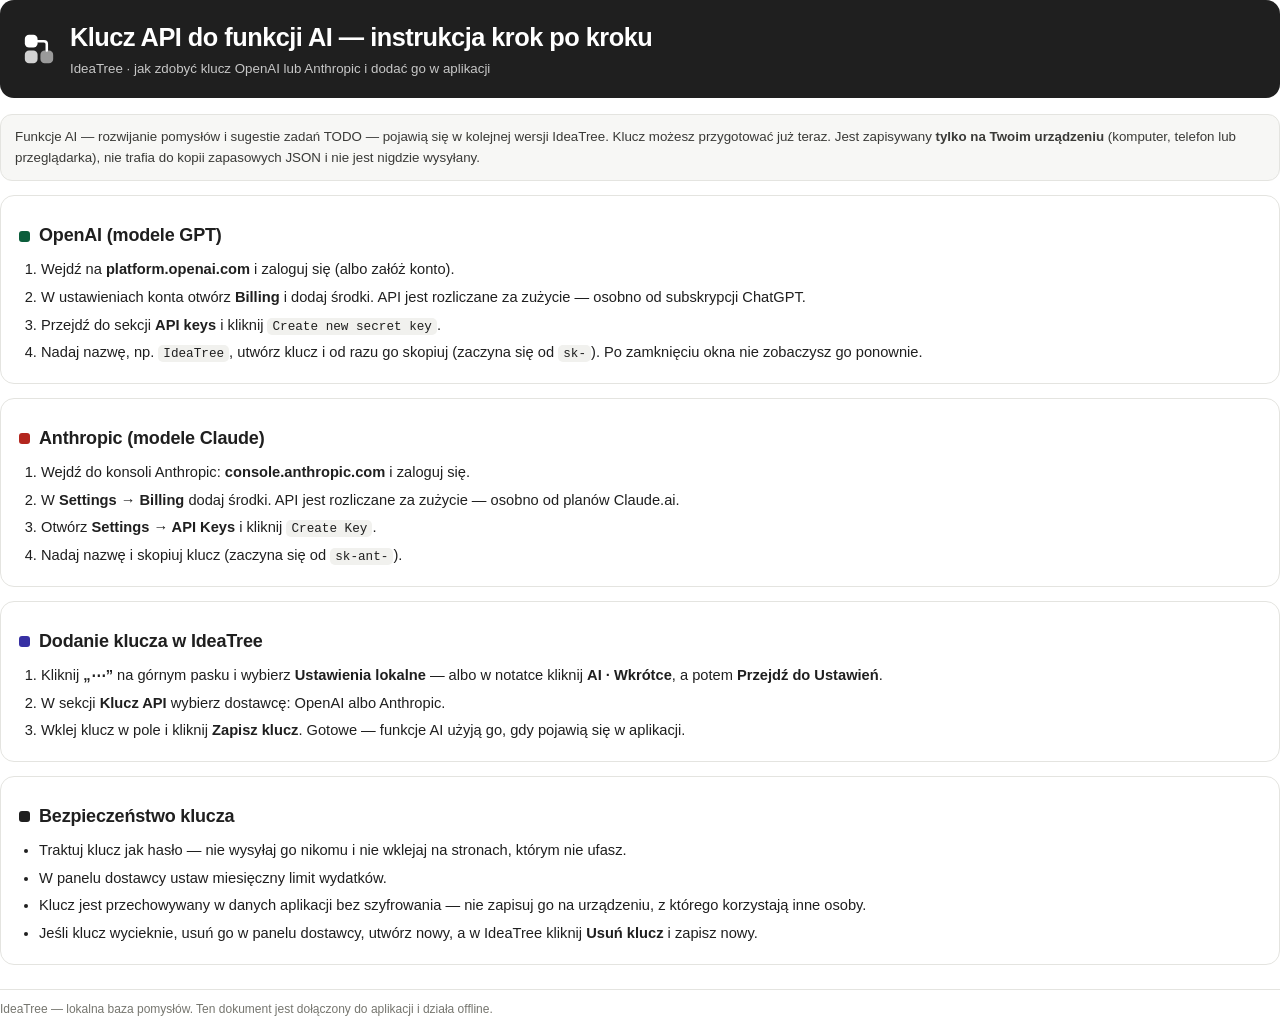
<file: instrukcja-klucz-api.html>
<!doctype html>
<html lang="pl">
  <head>
    <meta charset="utf-8" />
    <title>IdeaTree — instrukcja: klucz API</title>
    <style>
      @page {
        size: A4;
        margin: 18mm 16mm 18mm;
      }
      * {
        box-sizing: border-box;
      }
      body {
        font-family: Inter, 'Segoe UI', sans-serif;
        color: #1f1f1f;
        font-size: 11pt;
        line-height: 1.55;
        margin: 0;
      }
      header {
        background: #1f1f1f;
        color: #fff;
        border-radius: 14px;
        padding: 18px 22px;
        display: flex;
        gap: 14px;
        align-items: center;
      }
      header svg {
        flex: none;
      }
      header h1 {
        margin: 0;
        font-size: 19pt;
        letter-spacing: -0.02em;
      }
      header p {
        margin: 2px 0 0;
        opacity: 0.75;
        font-size: 10pt;
      }
      .note {
        margin: 16px 0 6px;
        padding: 12px 14px;
        border-radius: 12px;
        background: #f7f7f5;
        border: 1px solid #e4e4e0;
        font-size: 10pt;
        color: #3a3a37;
      }
      h2 {
        font-size: 13.5pt;
        margin: 22px 0 8px;
        display: flex;
        align-items: center;
        gap: 9px;
        letter-spacing: -0.01em;
      }
      h2 i {
        width: 11px;
        height: 11px;
        border-radius: 3px;
        display: inline-block;
      }
      ol {
        margin: 0;
        padding-left: 22px;
      }
      li {
        margin: 5px 0;
      }
      code,
      .k {
        font-family: 'JetBrains Mono', Consolas, monospace;
        font-size: 9.5pt;
        background: #f1f1ee;
        border-radius: 5px;
        padding: 1px 5px;
      }
      .card {
        break-inside: avoid;
        border: 1px solid #e4e4e0;
        border-radius: 14px;
        padding: 4px 18px 14px;
        margin-top: 14px;
      }
      ul {
        margin: 0;
        padding-left: 20px;
      }
      footer {
        margin-top: 24px;
        font-size: 9pt;
        color: #76766f;
        border-top: 1px solid #e4e4e0;
        padding-top: 10px;
      }
    </style>
  </head>
  <body>
    <header>
      <svg width="34" height="34" viewBox="0 0 24 24" fill="none" aria-hidden="true">
        <rect x="2" y="2" width="9" height="9" rx="3" fill="#fff" />
        <rect x="13" y="13" width="9" height="9" rx="3" fill="#fff" opacity=".55" />
        <rect x="2" y="13" width="9" height="9" rx="3" fill="#fff" opacity=".8" />
        <path d="M11 6.5h4.5a2 2 0 0 1 2 2V13" stroke="#fff" stroke-width="1.8" stroke-linecap="round" />
      </svg>
      <div>
        <h1>Klucz API do funkcji AI — instrukcja krok po kroku</h1>
        <p>IdeaTree · jak zdobyć klucz OpenAI lub Anthropic i dodać go w aplikacji</p>
      </div>
    </header>

    <div class="note">
      Funkcje AI — rozwijanie pomysłów i sugestie zadań TODO — pojawią się w kolejnej wersji IdeaTree. Klucz możesz
      przygotować już teraz. Jest zapisywany <b>tylko na Twoim urządzeniu</b> (komputer, telefon lub przeglądarka),
      nie trafia do kopii zapasowych JSON i nie jest nigdzie wysyłany.
    </div>

    <div class="card">
      <h2><i style="background: #0b5d3b"></i>OpenAI (modele GPT)</h2>
      <ol>
        <li>Wejdź na <b>platform.openai.com</b> i zaloguj się (albo załóż konto).</li>
        <li>
          W ustawieniach konta otwórz <b>Billing</b> i dodaj środki. API jest rozliczane za zużycie — osobno od
          subskrypcji ChatGPT.
        </li>
        <li>Przejdź do sekcji <b>API keys</b> i kliknij <span class="k">Create new secret key</span>.</li>
        <li>
          Nadaj nazwę, np. <span class="k">IdeaTree</span>, utwórz klucz i od razu go skopiuj (zaczyna się od
          <code>sk-</code>). Po zamknięciu okna nie zobaczysz go ponownie.
        </li>
      </ol>
    </div>

    <div class="card">
      <h2><i style="background: #b3261e"></i>Anthropic (modele Claude)</h2>
      <ol>
        <li>Wejdź do konsoli Anthropic: <b>console.anthropic.com</b> i zaloguj się.</li>
        <li>W <b>Settings → Billing</b> dodaj środki. API jest rozliczane za zużycie — osobno od planów Claude.ai.</li>
        <li>Otwórz <b>Settings → API Keys</b> i kliknij <span class="k">Create Key</span>.</li>
        <li>Nadaj nazwę i skopiuj klucz (zaczyna się od <code>sk-ant-</code>).</li>
      </ol>
    </div>

    <div class="card">
      <h2><i style="background: #3730a3"></i>Dodanie klucza w IdeaTree</h2>
      <ol>
        <li>
          Kliknij <b>„⋯”</b> na górnym pasku i wybierz <b>Ustawienia lokalne</b> — albo w notatce kliknij
          <b>AI · Wkrótce</b>, a potem <b>Przejdź do Ustawień</b>.
        </li>
        <li>W sekcji <b>Klucz API</b> wybierz dostawcę: OpenAI albo Anthropic.</li>
        <li>Wklej klucz w pole i kliknij <b>Zapisz klucz</b>. Gotowe — funkcje AI użyją go, gdy pojawią się w aplikacji.</li>
      </ol>
    </div>

    <div class="card">
      <h2><i style="background: #1f1f1f"></i>Bezpieczeństwo klucza</h2>
      <ul>
        <li>Traktuj klucz jak hasło — nie wysyłaj go nikomu i nie wklejaj na stronach, którym nie ufasz.</li>
        <li>W panelu dostawcy ustaw miesięczny limit wydatków.</li>
        <li>
          Klucz jest przechowywany w danych aplikacji bez szyfrowania — nie zapisuj go na urządzeniu, z którego korzystają
          inne osoby.
        </li>
        <li>
          Jeśli klucz wycieknie, usuń go w panelu dostawcy, utwórz nowy, a w IdeaTree kliknij <b>Usuń klucz</b> i zapisz
          nowy.
        </li>
      </ul>
    </div>

    <footer>IdeaTree — lokalna baza pomysłów. Ten dokument jest dołączony do aplikacji i działa offline.</footer>
  </body>
</html>
</file>
